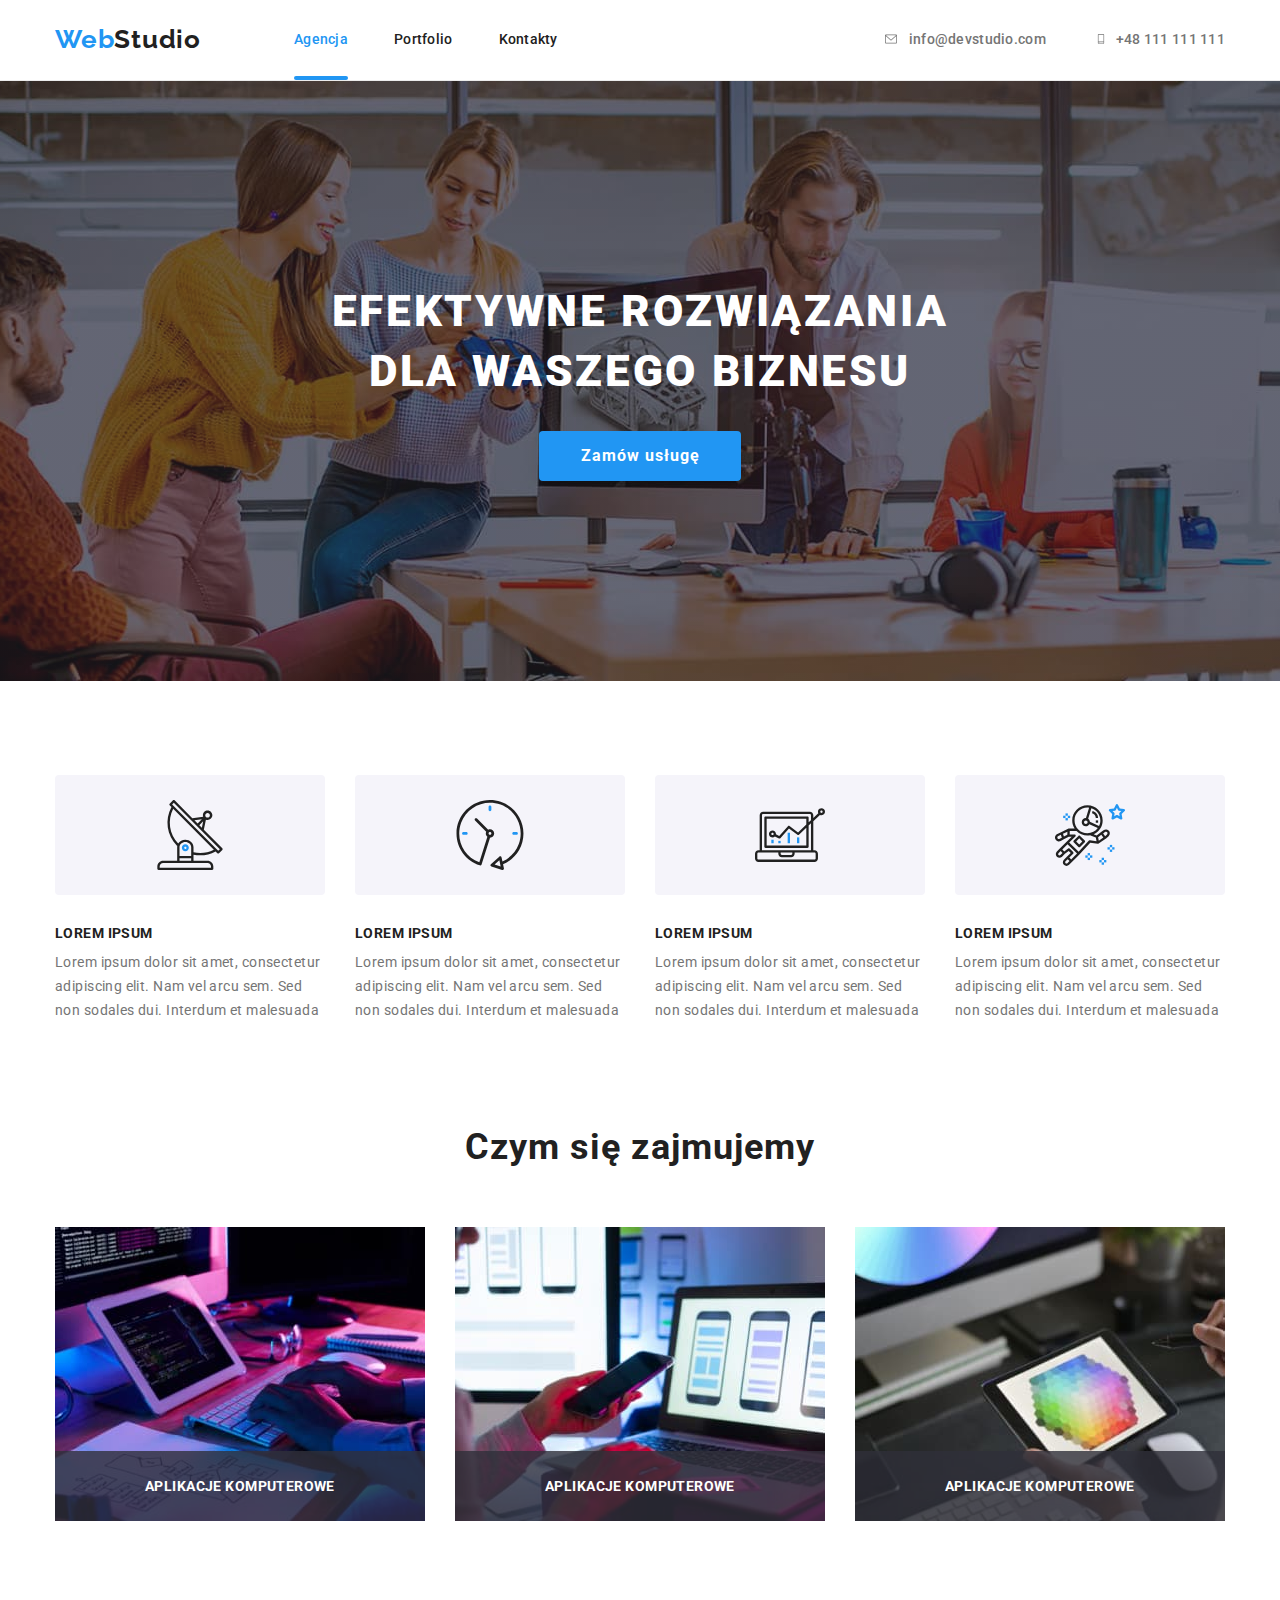
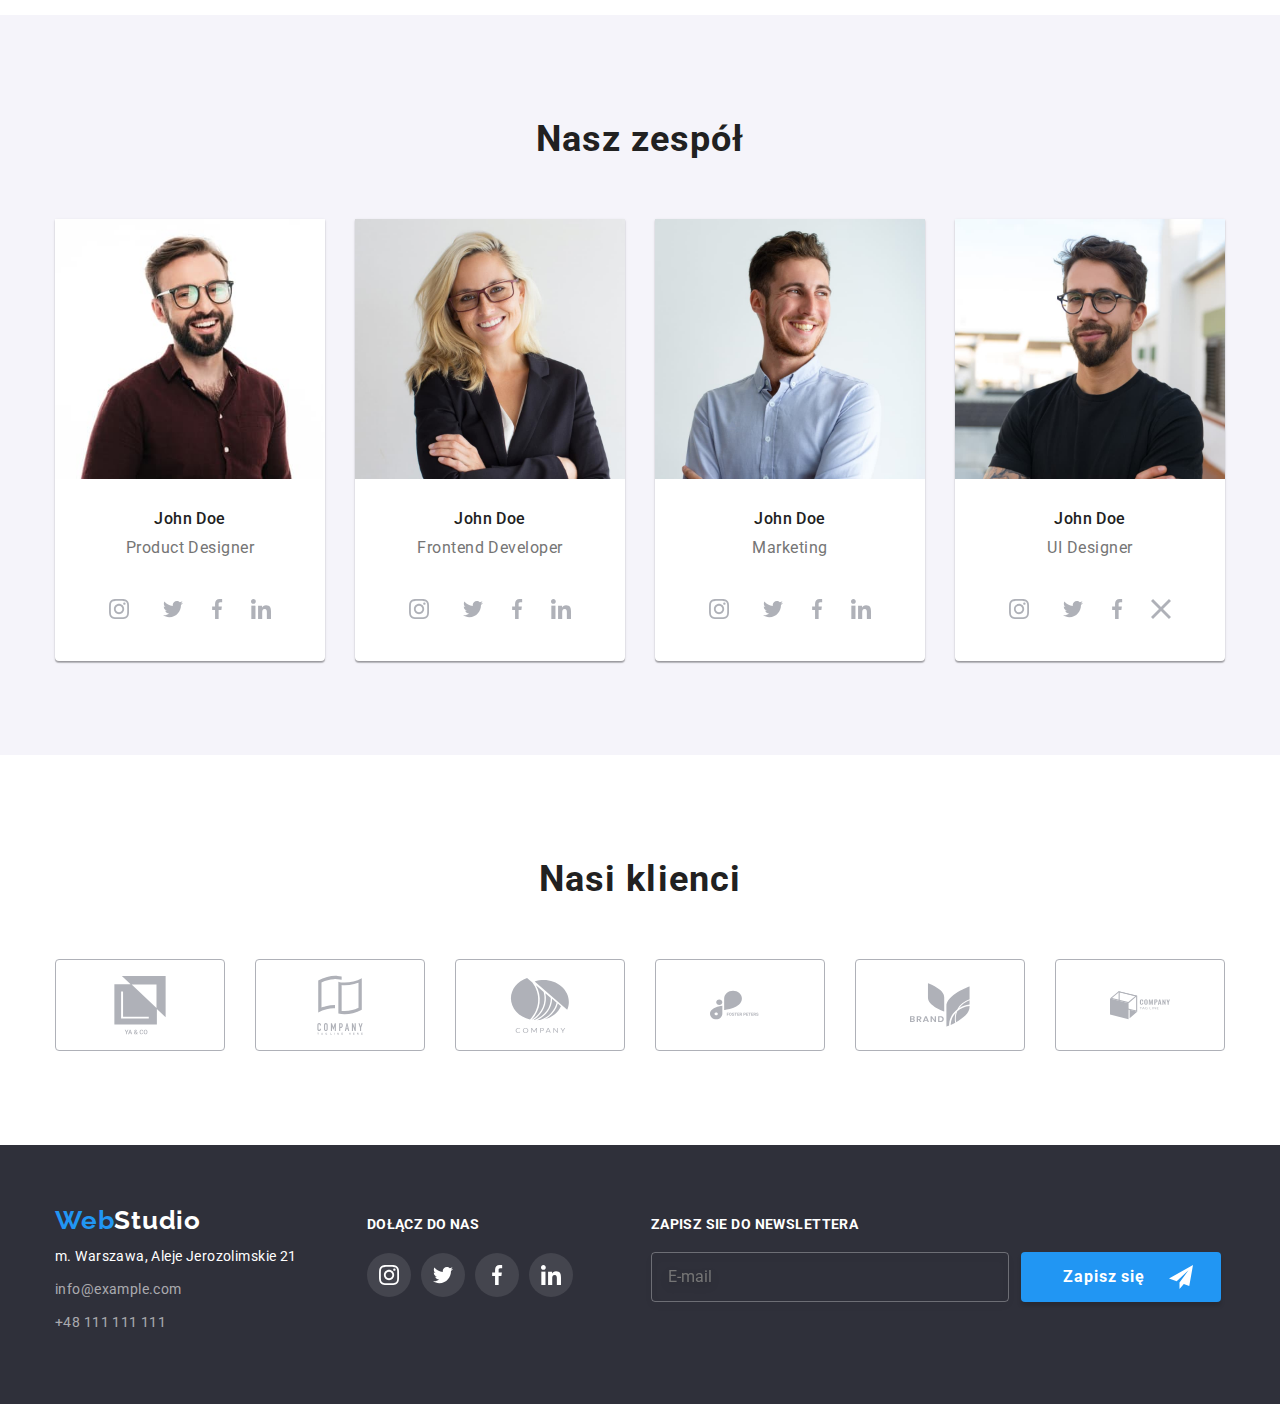
<file: index.html>
<!DOCTYPE html>
<html lang="en">
  <head>
    <meta charset="UTF-8" />
    <meta http-equiv="X-UA-Compatible" content="IE=edge" />
    <meta name="viewport" content="width=device-width, initial-scale=1.0" />
    <link
      rel="stylesheet"
      href="https://cdnjs.cloudflare.com/ajax/libs/modern-normalize/1.0.0/modern-normalize.min.css"
    />
    <link rel="stylesheet" href="css/styles.css" />
    <link rel="preconnect" href="https://fonts.googleapis.com" />
    <link rel="preconnect" href="https://fonts.gstatic.com" crossorigin />
    <link
      href="https://fonts.googleapis.com/css2?family=Raleway:wght@700&family=Roboto:wght@400;500;700;900&display=swap"
      rel="stylesheet"
    />
    <title>WebStudio</title>
  </head>
  <body>
    <header class="header">
      <div class="container">
        <nav class="navigation">
          <a class="navigation-logo" href="index.html"
            ><span class="logo-blue-theme">Web</span><span class="logo-light-theme">Studio</span></a
          >
          <ul class="navigation-list list">
            <li class="navigation-list-item">
              <a class="navigation-list-link active" href="./index.html"
                ><span class="navigation-list-link-active">Agencja</span></a
              >
            </li>
            <li class="navigation-list-item">
              <a class="navigation-list-link" href="./portfolio.html">Portfolio</a>
            </li>
            <li class="navigation-list-item">
              <a class="navigation-list-link" href="#">Kontakty</a>
            </li>
          </ul>
        </nav>
        <ul class="address-list list">
          <li class="address-list-icon">
            <a class="address-list-link link" href="mailto:info@devstudio.com">
              <svg class="address-icon" width="16" height="12">
                <use href="./images/svg/icon.svg#icon-envelope"></use>
              </svg>
              info@devstudio.com</a
            >
          </li>
          <li class="address-list-item">
            <a class="address-list-link link" href="tel:+48111111111">
              <svg class="address-icon" width="10" height="16">
                <use href="./images/svg/icon.svg#icon-smartphone"></use>
              </svg>
              +48 111 111 111</a
            >
          </li>
        </ul>
      </div>
    </header>
    <main>
      <!-- Hero -->
      <section class="hero">
        <div class="container">
          <h1 class="hero-header">EFEKTYWNE ROZWIĄZANIA DLA WASZEGO BIZNESU</h1>
          <button class="modal-btn" type="button" data-modal-open>Zamów usługę</button>
        </div>
      </section>
      <!-- Our strengths -->

      <section class="our-strengths section">
        <div class="container">
          <ul class="our-strengths-list list">
            <li class="our-strengths-list-item">
              <div class="our-strengths-icon-bg">
                <svg class="our-strengths-icon" width="70">
                  <use href="./images/svg/icon.svg#icon-antenna"></use>
                </svg>
              </div>
              <h3 class="our-strengths-header">LOREM IPSUM</h3>
              <p class="our-strengths-text">
                Lorem ipsum dolor sit amet, consectetur adipiscing elit. Nam vel arcu sem. Sed non
                sodales dui. Interdum et malesuada
              </p>
            </li>
            <li class="our-strengths-list-item">
              <div class="our-strengths-icon-bg">
                <svg class="our-strengths-icon" width="70">
                  <use href="./images/svg/icon.svg#icon-clock"></use>
                </svg>
              </div>
              <h3 class="our-strengths-header">LOREM IPSUM</h3>
              <p class="our-strengths-text">
                Lorem ipsum dolor sit amet, consectetur adipiscing elit. Nam vel arcu sem. Sed non
                sodales dui. Interdum et malesuada
              </p>
            </li>
            <li class="our-strengths-list-item">
              <div class="our-strengths-icon-bg">
                <svg class="our-strengths-icon" width="70">
                  <use href="./images/svg/icon.svg#icon-diagram"></use>
                </svg>
              </div>
              <h3 class="our-strengths-header">LOREM IPSUM</h3>
              <p class="our-strengths-text">
                Lorem ipsum dolor sit amet, consectetur adipiscing elit. Nam vel arcu sem. Sed non
                sodales dui. Interdum et malesuada
              </p>
            </li>
            <li class="our-strengths-list-item">
              <div class="our-strengths-icon-bg">
                <svg class="our-strengths-icon" width="70">
                  <use href="./images/svg/icon.svg#icon-astronaut"></use>
                </svg>
              </div>
              <h3 class="our-strengths-header">LOREM IPSUM</h3>
              <p class="our-strengths-text">
                Lorem ipsum dolor sit amet, consectetur adipiscing elit. Nam vel arcu sem. Sed non
                sodales dui. Interdum et malesuada
              </p>
            </li>
          </ul>
        </div>
      </section>
      <!-- Work -->
      <section class="work section">
        <div class="container">
          <h2 class="secondary-header">Czym się zajmujemy</h2>
          <ul class="work-list list">
            <li class="work-list-item">
              <img
                class="work-list-photo"
                src="./images/work/work_1.jpg"
                alt="programing"
                width="370"
                height="294"
              />
              <div class="work-list-text">aplikacje komputerowe</div>
            </li>
            <li class="work-list-item">
              <img
                class="work-list-photo"
                src="./images/work/work_2.jpg"
                alt="mobile application"
                width="370"
                height="294"
              />
              <div class="work-list-text">aplikacje komputerowe</div>
            </li>
            <li class="work-list-item">
              <img
                class="work-list-photo"
                src="./images/work/work_3.jpg"
                alt="color choice"
                width="370"
                height="294"
              />
              <div class="work-list-text">aplikacje komputerowe</div>
            </li>
          </ul>
        </div>
      </section>
      <!-- Our team-->
      <section class="our-team section">
        <div class="container">
          <h2 class="secondary-header">Nasz zespół</h2>
          <ul class="our-team-list list">
            <li class="our-team-list-item">
              <img
                class="our-team-list-photo"
                src="./images/team/John_Doe_1.jpg"
                alt="John Doe 1 photo"
                width="270"
                height="260"
              />
              <div>
                <h3 class="our-team-name">John Doe</h3>
                <p class="our-team-job">Product Designer</p>
                <ul class="our-social-list list">
                  <li class="our-social-item">
                    <a href="#" class="our-social-link">
                      <svg class="our-social-icon" width="20" height="20">
                        <use href="./images/svg/icon.svg#icon-instagram"></use>
                      </svg>
                    </a>
                  </li>
                  <li class="our-social-link">
                    <a href="#" class="our-social-link">
                      <svg class="our-social-icon" width="20" height="20">
                        <use href="./images/svg/icon.svg#icon-twitter"></use>
                      </svg>
                    </a>
                  </li>
                  <li class="our-social-link">
                    <a href="#" class="our-social-link">
                      <svg class="our-social-icon" width="20" height="20">
                        <use href="./images/svg/icon.svg#icon-facebook"></use>
                      </svg>
                    </a>
                  </li>
                  <li class="our-social-link">
                    <a href="#" class="our-social-link">
                      <svg class="our-social-icon" width="20" height="20">
                        <use href="./images/svg/icon.svg#icon-linkedin"></use>
                      </svg>
                    </a>
                  </li>
                </ul>
              </div>
            </li>
            <li class="our-team-list-item">
              <img
                class="our-team-list-photo"
                src="./images/team/John_Doe_2.jpg"
                alt="John Doe 2 photo"
                width="270"
                height="260"
              />
              <div>
                <h3 class="our-team-name">John Doe</h3>
                <p class="our-team-job">Frontend Developer</p>
                <ul class="our-social-list list">
                  <li class="our-social-item">
                    <a href="#" class="our-social-link">
                      <svg class="our-social-icon" width="20">
                        <use href="./images/svg/icon.svg#icon-instagram"></use>
                      </svg>
                    </a>
                  </li>
                  <li class="our-social-link">
                    <a href="#" class="our-social-link">
                      <svg class="our-social-icon" width="20">
                        <use href="./images/svg/icon.svg#icon-twitter"></use>
                      </svg>
                    </a>
                  </li>
                  <li class="our-social-link">
                    <a href="#" class="our-social-link">
                      <svg class="our-social-icon" width="20">
                        <use href="./images/svg/icon.svg#icon-facebook"></use>
                      </svg>
                    </a>
                  </li>
                  <li class="our-social-link">
                    <a href="#" class="our-social-link">
                      <svg class="our-social-icon" width="20">
                        <use href="./images/svg/icon.svg#icon-linkedin"></use>
                      </svg>
                    </a>
                  </li>
                </ul>
              </div>
            </li>
            <li class="our-team-list-item">
              <img
                class="our-team-list-photo"
                src="./images/team/John_Doe_3.jpg"
                alt="John Doe 3 photo"
                width="270"
                height="260"
              />
              <div>
                <h3 class="our-team-name">John Doe</h3>
                <p class="our-team-job">Marketing</p>
                <ul class="our-social-list list">
                  <li class="our-social-item">
                    <a href="#" class="our-social-link">
                      <svg class="our-social-icon" width="20">
                        <use href="./images/svg/icon.svg#icon-instagram"></use>
                      </svg>
                    </a>
                  </li>
                  <li class="our-social-link">
                    <a href="#" class="our-social-link">
                      <svg class="our-social-icon" width="20">
                        <use href="./images/svg/icon.svg#icon-twitter"></use>
                      </svg>
                    </a>
                  </li>
                  <li class="our-social-link">
                    <a href="#" class="our-social-link">
                      <svg class="our-social-icon" width="20">
                        <use href="./images/svg/icon.svg#icon-facebook"></use>
                      </svg>
                    </a>
                  </li>
                  <li class="our-social-link">
                    <a href="#" class="our-social-link">
                      <svg class="our-social-icon" width="20">
                        <use href="./images/svg/icon.svg#icon-linkedin"></use>
                      </svg>
                    </a>
                  </li>
                </ul>
              </div>
            </li>
            <li class="our-team-list-item">
              <img
                class="our-team-list-photo"
                src="./images/team/John_Doe_4.jpg"
                alt="John Doe 4 photo"
                width="270"
                height="260"
              />
              <div>
                <h3 class="our-team-name">John Doe</h3>
                <p class="our-team-job">UI Designer</p>
                <ul class="our-social-list list">
                  <li class="our-social-item">
                    <a href="#" class="our-social-link">
                      <svg class="our-social-icon" width="20">
                        <use href="./images/svg/icon.svg#icon-instagram"></use>
                      </svg>
                    </a>
                  </li>
                  <li class="our-social-link">
                    <a href="#" class="our-social-link">
                      <svg class="our-social-icon" width="20">
                        <use href="./images/svg/icon.svg#icon-twitter"></use>
                      </svg>
                    </a>
                  </li>
                  <li class="our-social-link">
                    <a href="#" class="our-social-link">
                      <svg class="our-social-icon" width="20">
                        <use href="./images/svg/icon.svg#icon-facebook"></use>
                      </svg>
                    </a>
                  </li>
                  <li class="our-social-link">
                    <a href="#" class="our-social-link">
                      <svg class="our-social-icon" width="20">
                        <use href="./images/svg/icon.svg#icon-close"></use>
                      </svg>
                    </a>
                  </li>
                </ul>
              </div>
            </li>
          </ul>
        </div>
      </section>
    </main>
    <!-- Our customers  -->

    <section class="our-customer section">
      <div class="container">
        <h2 class="secondary-header">Nasi klienci</h2>
        <ul class="our-customer-list list">
          <li class="our-customer-list-item">
            <a class="our-customer-list-link">
              <svg class="our-customer-icon" width="106" height="60">
                <use href="./images/svg/icon.svg#icon-group_1"></use>
              </svg>
            </a>
          </li>
          <li class="our-customer-list-item">
            <a class="our-customer-list-link">
              <svg class="our-customer-icon" width="106" height="60">
                <use href="./images/svg/icon.svg#icon-group_2"></use>
              </svg>
            </a>
          </li>
          <li class="our-customer-list-item">
            <a class="our-customer-list-link">
              <svg class="our-customer-icon" width="106" height="60">
                <use href="./images/svg/icon.svg#icon-group_3"></use>
              </svg>
            </a>
          </li>
          <li class="our-customer-list-item">
            <a class="our-customer-list-link">
              <svg class="our-customer-icon" width="106" height="60">
                <use href="./images/svg/icon.svg#icon-group_4"></use>
              </svg>
            </a>
          </li>
          <li class="our-customer-list-item">
            <a class="our-customer-list-link">
              <svg class="our-customer-icon" width="106" height="60">
                <use href="./images/svg/icon.svg#icon-group_5"></use>
              </svg>
            </a>
          </li>
          <li class="our-customer-list-item">
            <a class="our-customer-list-link">
              <svg class="our-customer-icon" width="106" height="60">
                <use href="./images/svg/icon.svg#icon-group_6"></use>
              </svg>
            </a>
          </li>
        </ul>
      </div>
    </section>

    <!-- Footer -->
    <footer class="footer">
      <div class="container">
        <div class="footer-web">
          <a class="navigation-logo" href="index.html"
            ><span class="logo-blue-theme">Web</span><span class="logo-dark-theme">Studio</span></a
          >
          <address class="footer-address">
            <ul class="footer-address-list list">
              <li class="footer-address-list-item">
                <a
                  class="footer-address-list-map"
                  href="https://goo.gl/maps/gkjf9qV8hJjLytW16"
                  target="_blank"
                  >m. Warszawa, Aleje Jerozolimskie 21
                </a>
              </li>
              <li class="footer-address-list-item">
                <a class="footer-address-list-link" href="mailto:info@example.com"
                  >info@example.com</a
                >
              </li>
              <li class="footer-address-list-item">
                <a class="footer-address-list-link" href="tel:+48111111111">+48 111 111 111</a>
              </li>
            </ul>
          </address>
        </div>
        <!-- Social -->
        <div class="footer-social">
          <h3 class="social-header">dołącz do nas</h3>
          <ul class="social-list list">
            <li class="social-list-item">
              <a href="#" class="social-list-link">
                <svg class="social-icon" width="20" height="20">
                  <use href="./images/svg/icon.svg#icon-instagram"></use>
                </svg>
              </a>
            </li>
            <li class="social-list-item">
              <a href="#" class="social-list-link">
                <svg class="social-icon" width="20" height="20">
                  <use href="./images/svg/icon.svg#icon-twitter"></use>
                </svg>
              </a>
            </li>
            <li class="social-list-item">
              <a href="#" class="social-list-link">
                <svg class="social-icon" width="20" height="20">
                  <use href="./images/svg/icon.svg#icon-facebook"></use>
                </svg>
              </a>
            </li>
            <li class="social-list-item">
              <a href="#" class="social-list-link">
                <svg class="social-icon" width="20" height="20">
                  <use href="./images/svg/icon.svg#icon-linkedin"></use>
                </svg>
              </a>
            </li>
          </ul>
        </div>
        <!-- Newsletter -->
        <div class="footer-newsletter-container">
          <h3 class="footer-header">Zapisz sie do newslettera</h3>
          <form class="footer-header-form">
            <label class="footer-newsletter">
              <input class="footer-newsletter-email" type="email" name="email" placeholder="E-mail">
            </label>
            <button class="newsletter-btn" type="submit">
              Zapisz się
              <svg class="newsletter-btn-icon" width="24" height="24">
                <use href="./images/svg/icon.svg#icon-send"></use>
              </svg>
            </button>
          </form>
        </div>
      </div>
    </footer>

    <div class="backdrop is-hidden" data-modal>
      <div class="modal">
        <button type="button" class="close-btn" data-modal-close>
          <svg class="close-btn-icon" width="11" height="11">
            <use href="./images/svg/icon.svg#icon-close"></use>
          </svg>
        </button>
        <h4 class="modal-form-header">Zostaw swoje dane w formularzu poniżej</h4>
        <form class="modal-form">
          <label class="modal-form-field"
            >Imię
            <span class="modal-form-input-wrapper">
              <input class="modal-form-input" type="text" name="user-name" />
              <svg class="modal-form-icon" width="12" height="12">
                <use href="./images/svg/icon.svg#icon-name"></use>
              </svg>
            </span>
          </label>
          <label class="modal-form-field"
            >Telefon
            <span class="modal-form-input-wrapper">
              <input class="modal-form-input" type="phone" name="user-phone" />
              <svg class="modal-form-icon" width="13" height="13">
                <use href="./images/svg/icon.svg#icon-phone"></use>
              </svg>
            </span>
          </label>
          <label class="modal-form-field"
            >Email
            <span class="modal-form-input-wrapper">
              <input class="modal-form-input" type="email" name="user-email" />
              <svg class="modal-form-icon" width="15" height="12">
                <use href="./images/svg/icon.svg#icon-email"></use>
              </svg>
            </span>
          </label>
          <label class="modal-form-field"
            >Komentarz
            <span class="modal-form-input-wrapper">
              <textarea class="modal-form-message" name="user-comment" cols= "30" rows="10" placeholder="Wprowadź tekst"></textarea>
            </span>
          </label>
          <input class="modal-form-policy visually-hiden" type="checkbox" id="user-policy" name="policy" />
          <label class="modal-form-policy-text" for="user-policy"
            >Oświadczam iż akceptuję <a href="#" class="modal-form-policy-link">Regulamin</a> i
            <a href="#" class="modal-form-policy-link">Politykę Prywatności.</a>
          </label>
          <button class="modal-form-btn" type="submit">Wyślij</button>
        </form>
      </div>
    </div>
    <script src="./js/modal.js"></script>
  </body>
</html>

  </body>
</html>
</file>
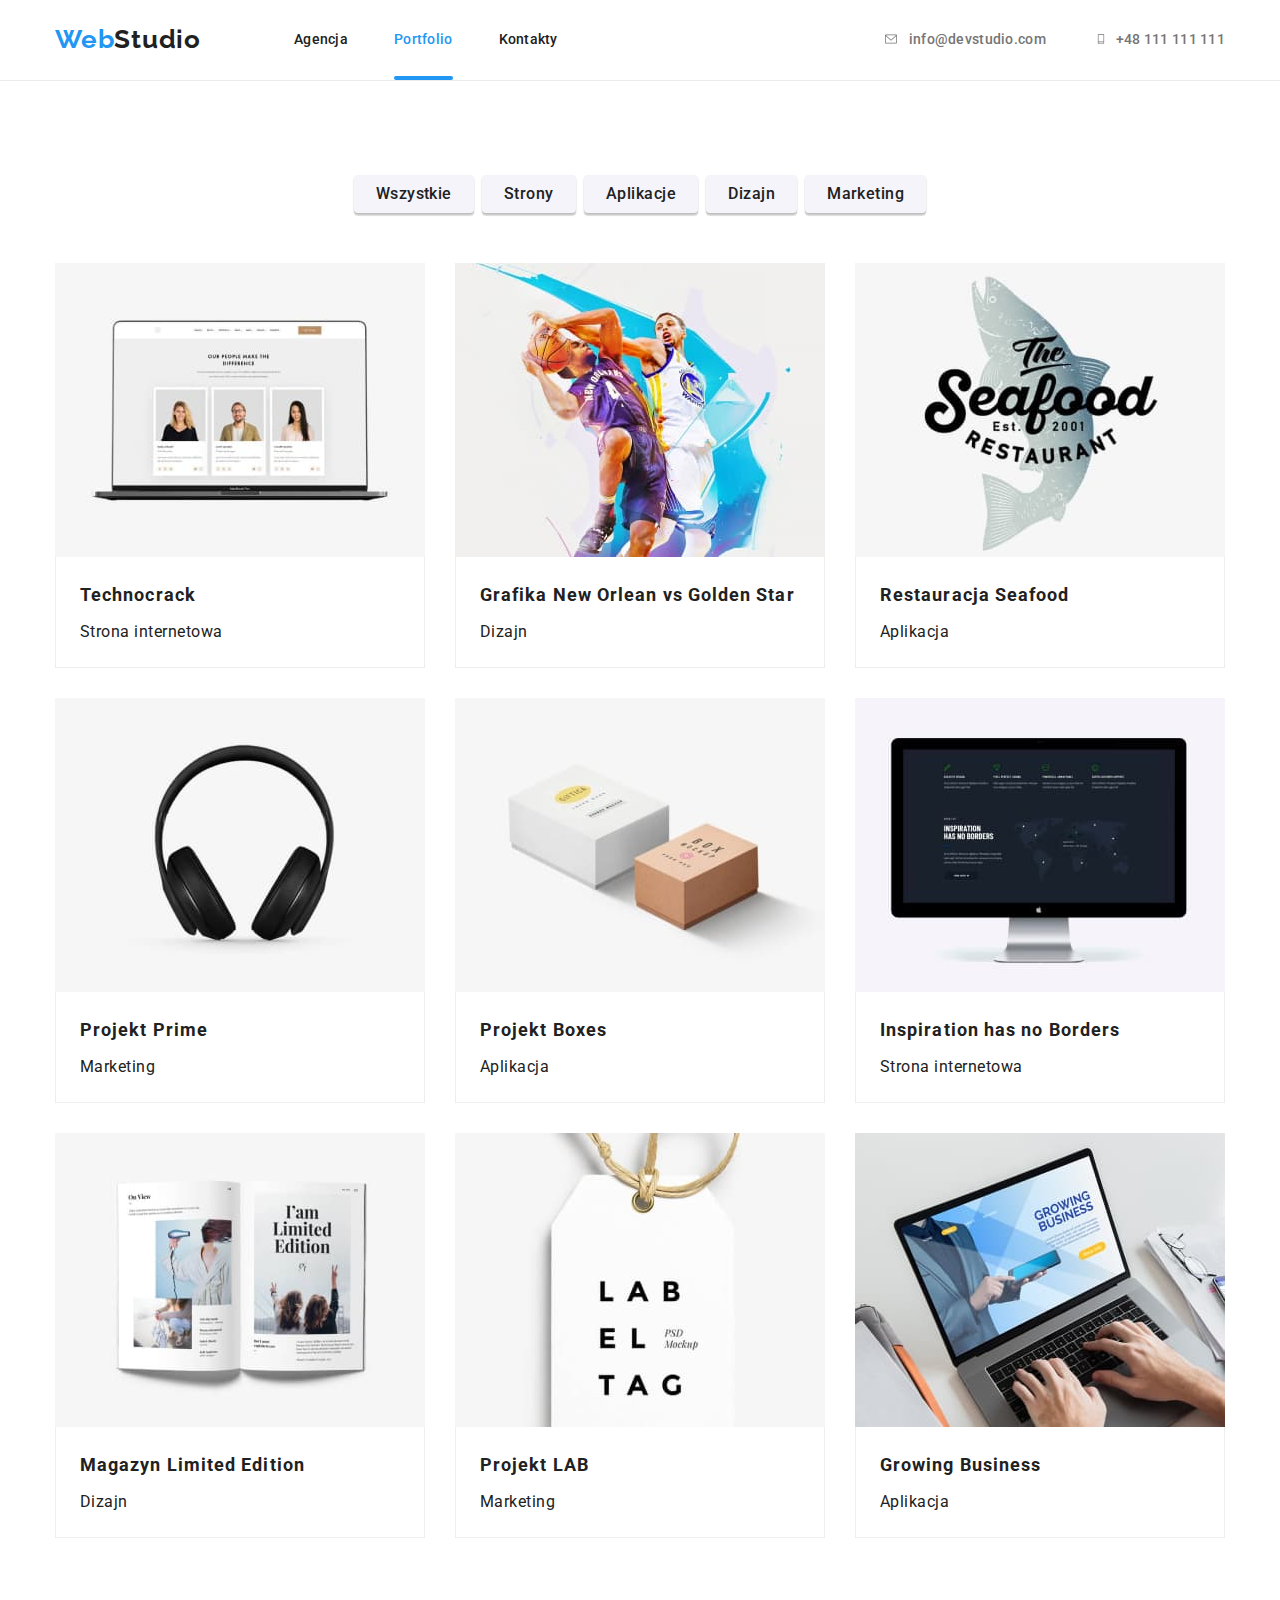
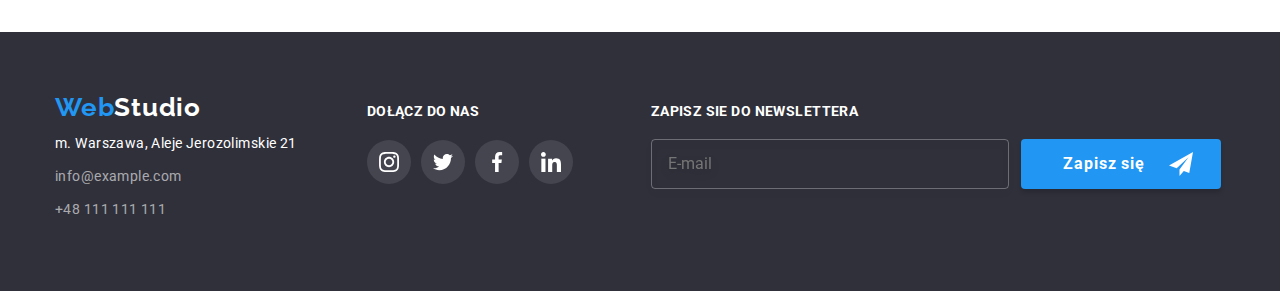
<file: portfolio.html>
<!DOCTYPE html>
<html lang="en">
  <head>
    <meta charset="UTF-8" />
    <meta http-equiv="X-UA-Compatible" content="IE=edge" />
    <meta name="viewport" content="width=device-width, initial-scale=1.0" />
    <link
      rel="stylesheet"
      href="https://cdnjs.cloudflare.com/ajax/libs/modern-normalize/1.0.0/modern-normalize.min.css"
    />
    <link rel="stylesheet" href="css/styles.css" />
    <link rel="preconnect" href="https://fonts.googleapis.com" />
    <link rel="preconnect" href="https://fonts.gstatic.com" crossorigin />
    <link
      href="https://fonts.googleapis.com/css2?family=Raleway:wght@700&family=Roboto:wght@400;500;700;900&display=swap"
      rel="stylesheet"
    />
    <title>Portfolio</title>
  </head>
  <body>
    <header class="header">
      <div class="container">
        <nav class="navigation">
          <a class="navigation-logo" href="index.html"
            ><span class="logo-blue-theme">Web</span><span class="logo-light-theme">Studio</span></a
          >
          <ul class="navigation-list list">
            <li class="navigation-list-item">
              <a class="navigation-list-link" href="./index.html"><span>Agencja</span></a>
            </li>
            <li class="navigation-list-item">
              <a class="navigation-list-link active" href="./portfolio.html"
                ><span class="navigation-list-link-active">Portfolio</span></a
              >
            </li>
            <li class="navigation-list-item">
              <a class="navigation-list-link" href="#">Kontakty</a>
            </li>
          </ul>
        </nav>
        <ul class="address-list list">
          <li class="address-list-icon">
            <a class="address-list-link link" href="mailto:info@devstudio.com">
              <svg class="address-icon" width="16" height="12">
                <use href="./images/svg/icon.svg#icon-envelope"></use>
              </svg>
              info@devstudio.com</a
            >
          </li>
          <li class="address-list-item">
            <a class="address-list-link link" href="tel:+48111111111">
              <svg class="address-icon" width="10" height="16">
                <use href="./images/svg/icon.svg#icon-smartphone"></use>
              </svg>
              +48 111 111 111</a
            >
          </li>
        </ul>
      </div>
    </header>

    <main>
      <!-- filters -->
      <section class="porfolio-filters section">
        <div class="filters-view container">
          <ul class="filters-list list">
            <li class="filters-list-item">
              <button class="filters-list-button" type="button">Wszystkie</button>
            </li>
            <li class="filters-list-item">
              <button class="filters-list-button" type="button">Strony</button>
            </li>
            <li class="filters-list-item">
              <button class="filters-list-button" type="button">Aplikacje</button>
            </li>
            <li class="filters-list-item">
              <button class="filters-list-button" type="button">Dizajn</button>
            </li>
            <li class="filters-list-item">
              <button class="filters-list-button" type="button">Marketing</button>
            </li>
          </ul>
        </div>
        <!-- project -->
        <div class="project">
          <div class="container">
            <ul class="project-list list">
              <li class="project-list-item">
                <img
                  class="project-list-photo"
                  src="./images/portfolio/technocrack.jpg"
                  alt="laptop"
                  width="370"
                  height="294"
                />
                <div class="overlay">
                  <p class="overlay-text">
                    Technocrack jest popularną platformą wykorzystywaną do rozpowszechniania
                    koronawirusa. Firmy wykorzystują tę platformę do celów szpiegowskich i ataków na
                    niezabezpieczone serwery konkurencji
                  </p>
                </div>
                <div class="project-list-wraper">
                  <h3 class="project-list-name">Technocrack</h3>
                  <p class="project-list-title">Strona internetowa</p>
                </div>
              </li>
              <li class="project-list-item">
                <img
                  class="project-list-photo"
                  src="./images/portfolio/neworleanvsgoldenstar.jpg"
                  alt="basketball players"
                  width="370"
                  height="294"
                />
                <div class="overlay">
                  <p class="overlay-text">
                    Technocrack jest popularną platformą wykorzystywaną do rozpowszechniania
                    koronawirusa. Firmy wykorzystują tę platformę do celów szpiegowskich i ataków na
                    niezabezpieczone serwery konkurencji
                  </p>
                </div>
                <div class="project-list-wraper">
                  <h3 class="project-list-name">Grafika New Orlean vs Golden Star</h3>
                  <p class="project-list-title">Dizajn</p>
                </div>
              </li>
              <li class="project-list-item">
                <img
                  class="project-list-photo"
                  src="./images/portfolio/seafood.jpg"
                  alt="fish"
                  width="370"
                  height="294"
                />
                <div class="overlay">
                  <p class="overlay-text">
                    Technocrack jest popularną platformą wykorzystywaną do rozpowszechniania
                    koronawirusa. Firmy wykorzystują tę platformę do celów szpiegowskich i ataków na
                    niezabezpieczone serwery konkurencji
                  </p>
                </div>
                <div class="project-list-wraper">
                  <h3 class="project-list-name">Restauracja Seafood</h3>
                  <p class="project-list-title">Aplikacja</p>
                </div>
              </li>
              <li class="project-list-item">
                <img
                  class="project-list-photo"
                  src="./images/portfolio/prime.jpg"
                  alt="headphones"
                  width="370"
                  height="294"
                />
                <div class="overlay">
                  <p class="overlay-text">
                    Technocrack jest popularną platformą wykorzystywaną do rozpowszechniania
                    koronawirusa. Firmy wykorzystują tę platformę do celów szpiegowskich i ataków na
                    niezabezpieczone serwery konkurencji
                  </p>
                </div>
                <div class="project-list-wraper">
                  <h3 class="project-list-name">Projekt Prime</h3>
                  <p class="project-list-title">Marketing</p>
                </div>
              </li>
              <li class="project-list-item">
                <img
                  class="project-list-photo"
                  src="./images/portfolio/boxes.jpg"
                  alt="boxes"
                  width="370"
                  height="294"
                />
                <div class="overlay">
                  <p class="overlay-text">
                    Technocrack jest popularną platformą wykorzystywaną do rozpowszechniania
                    koronawirusa. Firmy wykorzystują tę platformę do celów szpiegowskich i ataków na
                    niezabezpieczone serwery konkurencji
                  </p>
                </div>
                <div class="project-list-wraper">
                  <h3 class="project-list-name">Projekt Boxes</h3>
                  <p class="project-list-title">Aplikacja</p>
                </div>
              </li>
              <li class="project-list-item">
                <img
                  class="project-list-photo"
                  src="./images/portfolio/borders.jpg"
                  alt="monitor"
                  width="370"
                  height="294"
                />
                <div class="overlay">
                  <p class="overlay-text">
                    Technocrack jest popularną platformą wykorzystywaną do rozpowszechniania
                    koronawirusa. Firmy wykorzystują tę platformę do celów szpiegowskich i ataków na
                    niezabezpieczone serwery konkurencji
                  </p>
                </div>
                <div class="project-list-wraper">
                  <h3 class="project-list-name">Inspiration has no Borders</h3>
                  <p class="project-list-title">Strona internetowa</p>
                </div>
              </li>
              <li class="project-list-item">
                <img
                  class="project-list-photo"
                  src="./images/portfolio/magazyn.jpg"
                  alt="magazyn"
                  width="370"
                  height="294"
                />
                <div class="overlay">
                  <p class="overlay-text">
                    Technocrack jest popularną platformą wykorzystywaną do rozpowszechniania
                    koronawirusa. Firmy wykorzystują tę platformę do celów szpiegowskich i ataków na
                    niezabezpieczone serwery konkurencji
                  </p>
                </div>
                <div class="project-list-wraper">
                  <h3 class="project-list-name">Magazyn Limited Edition</h3>
                  <p class="project-list-title">Dizajn</p>
                </div>
              </li>
              <li class="project-list-item">
                <img
                  class="project-list-photo"
                  src="./images/portfolio/lab.jpg"
                  alt="label"
                  width="370"
                  height="294"
                />
                <div class="overlay">
                  <p class="overlay-text">
                    Technocrack jest popularną platformą wykorzystywaną do rozpowszechniania
                    koronawirusa. Firmy wykorzystują tę platformę do celów szpiegowskich i ataków na
                    niezabezpieczone serwery konkurencji
                  </p>
                </div>
                <div class="project-list-wraper">
                  <h3 class="project-list-name">Projekt LAB</h3>
                  <p class="project-list-title">Marketing</p>
                </div>
              </li>
              <li class="project-list-item">
                <img
                  class="project-list-photo"
                  src="./images/portfolio/growing.jpg"
                  alt="computer"
                  width="370"
                  height="294"
                />
                <div class="overlay">
                  <p class="overlay-text">
                    Technocrack jest popularną platformą wykorzystywaną do rozpowszechniania
                    koronawirusa. Firmy wykorzystują tę platformę do celów szpiegowskich i ataków na
                    niezabezpieczone serwery konkurencji
                  </p>
                </div>
                <div class="project-list-wraper">
                  <h3 class="project-list-name">Growing Business</h3>
                  <p class="project-list-title">Aplikacja</p>
                </div>
              </li>
            </ul>
          </div>
        </div>
      </section>
    </main>
    <!-- Footer -->
    <footer class="footer">
      <div class="container">
        <div class="footer-web">
          <a class="navigation-logo" href="index.html"
            ><span class="logo-blue-theme">Web</span><span class="logo-dark-theme">Studio</span></a
          >
          <address class="footer-address">
            <ul class="footer-address-list list">
              <li class="footer-address-list-item">
                <a
                  class="footer-address-list-map"
                  href="https://goo.gl/maps/gkjf9qV8hJjLytW16"
                  target="_blank"
                  >m. Warszawa, Aleje Jerozolimskie 21
                </a>
              </li>
              <li class="footer-address-list-item">
                <a class="footer-address-list-link" href="mailto:info@example.com"
                  >info@example.com</a
                >
              </li>
              <li class="footer-address-list-item">
                <a class="footer-address-list-link" href="tel:+48111111111">+48 111 111 111</a>
              </li>
            </ul>
          </address>
        </div>
        <!-- Social -->
        <div class="footer-social">
          <h3 class="social-header">dołącz do nas</h3>
          <ul class="social-list list">
            <li class="social-list-item">
              <a href="#" class="social-list-link">
                <svg class="social-icon" width="20" height="20">
                  <use href="./images/svg/icon.svg#icon-instagram"></use>
                </svg>
              </a>
            </li>
            <li class="social-list-item">
              <a href="#" class="social-list-link">
                <svg class="social-icon" width="20" height="20">
                  <use href="./images/svg/icon.svg#icon-twitter"></use>
                </svg>
              </a>
            </li>
            <li class="social-list-item">
              <a href="#" class="social-list-link">
                <svg class="social-icon" width="20" height="20">
                  <use href="./images/svg/icon.svg#icon-facebook"></use>
                </svg>
              </a>
            </li>
            <li class="social-list-item">
              <a href="#" class="social-list-link">
                <svg class="social-icon" width="20" height="20">
                  <use href="./images/svg/icon.svg#icon-linkedin"></use>
                </svg>
              </a>
            </li>
          </ul>
        </div>
        <!-- Newsletter -->
        <div class="footer-newsletter-container">
          <h3 class="footer-header">Zapisz sie do newslettera</h3>
          <form class="footer-header-form">
            <label class="footer-newsletter">
              <input
                class="footer-newsletter-email"
                type="email"
                name="email"
                placeholder="E-mail"
              />
            </label>
            <button class="newsletter-btn" type="submit">
              Zapisz się
              <svg class="newsletter-btn-icon" width="24" height="24">
                <use href="./images/svg/icon.svg#icon-send"></use>
              </svg>
            </button>
          </form>
        </div>
      </div>
    </footer>
  </body>
</html>
</file>
<file: css/styles.css>
:root {
  --main-font: "Roboto", sans-serif;
  --secondary-font: "Raleway", sans-serif;
  --main-color: #212121;
  --blue-color: #2196f3;
  --white-color: #ffffff;
  --grey-color: #757575;
  --main-bgc: #e5e5e5;
  --second-bgc: #eeeeee;
  --white-bgc: #ffffff;
  --dark-bgc: #2f303a;
  --grey-bgc: #f5f4fa;
  --icon-color: #afb1b8;
}

body {
  font-family: var(--main-font), "Raleway", sans-serif;
  color: var(--main-color);
}

h1,
h2,
h3,
h4,
h5,
h6 {
  margin: 0;
  padding: 0;
}

ol,
ul {
  margin: 0;
  padding: 0;
}

p {
  margin: 0;
  padding: 0;
}

img {
  display: block;
}

.list {
  list-style: none;
}

.link {
  list-style: none;
}

.header {
  border-bottom: 1px solid #ececec;
}

.container {
  width: 1200px;
  margin: 0 auto;
  padding: 0 15px;
  align-items: center;
}

.section {
  padding-top: 94px;
}

.section:not(.our-strengths) {
  padding-bottom: 94px;
}
/* ========== COMPONENTS ========== */

.navigation-list-link,
.address-list-link {
  font-weight: 500;
  font-style: normal;
  font-size: 14px;
  line-height: 1.143;
  letter-spacing: 0.02em;
  text-decoration: none;
}

.our-team-name,
.our-team-job {
  font-size: 16px;
  line-height: 1.187;
  text-align: center;
  letter-spacing: 0.03em;
}

.footer-address-list-map,
.footer-address-list-link {
  font-size: 14px;
  line-height: 1.714;
  letter-spacing: 0.03em;
  text-decoration: none;
  font-style: normal;
}
/* ========== END COMPONENTS ========== */

/* ========== HEADER ========== */
.navigation-logo {
  font-family: var(--secondary-font);
  font-weight: 700;
  font-size: 26px;
  line-height: 1.192;
  letter-spacing: 0.03em;
  text-decoration: none;
}
.logo-blue-theme {
  color: var(--blue-color);
}
.logo-light-theme {
  color: var(--main-color);
}
.logo-dark-theme {
  color: var(--white-color);
}

.navigation-list-link {
  color: var(--main-color);
  transition: color 0.5s cubic-bezier(0.4, 0, 0.2, 1);
}

.address-list-link {
  color: var(--grey-color);
  transition: color 0.5s cubic-bezier(0.4, 0, 0.2, 1);
}

.address-list-icon:hover,
.address-list-icon:focus,
.navigation-list-link:hover,
.navigation-list-link:focus,
.address-list-link:hover,
.address-list-link:focus {
  color: #2196f3;
}

.header .container {
  display: flex;
  padding-top: 24px;
  padding-bottom: 25px;
  align-items: center;
}

.navigation {
  display: flex;
}

.navigation-logo {
  margin-right: 93px;
}

.navigation-list-item {
  position: relative;
}

.navigation-list {
  display: flex;
  align-items: center;
}
.navigation-list-link-active {
  color: var(--blue-color);
}

.navigation-list-item:not(:last-child) {
  margin-right: 46px;
}

.navigation-list-link::after {
  content: "";
  display: block;
  position: absolute;
  top: 46px;
  width: 100%;
  height: 4px;
  background: transparent;
  border-radius: 2px;
}

.navigation-list-link.active::after {
  background-color: var(--blue-color);
}

.address-list {
  display: flex;
  margin-left: auto;
}

.address-list-link {
  display: flex;
  align-items: center;
  margin-left: 50px;
}

.address-icon {
  margin-right: 10px;
  vertical-align: middle;
  fill: currentColor;
}

/* ========== END HEADER ========== */

/* ========== HERO ========== */

.hero .container {
  display: flex;
  flex-direction: column;
  padding-top: 200px;
  padding-bottom: 200px;
}

.hero-header {
  padding-bottom: 30px;
  max-width: 696px;
  font-weight: 900;
  font-size: 44px;
  line-height: 1.364;
  text-align: center;
  letter-spacing: 0.06em;
  text-transform: uppercase;
}
.hero {
  background-color: var(--dark-bgc);
  color: var(--white-color);
  background-image: linear-gradient(rgba(47, 48, 58, 0.4), rgba(47, 48, 58, 0.4)),
    url(../images/head/head.jpg);
  background-repeat: no-repeat;
  background-position: center;
}

.modal-btn {
  padding: 10px 41px 10px 42px;
  font-weight: 700;
  font-size: 16px;
  line-height: 1.875;
  text-align: center;
  letter-spacing: 0.06em;
  background: var(--blue-color);
  box-shadow: 0px 4px 4px rgba(0, 0, 0, 0.15);
  border-radius: 4px;
  border: none;
  color: var(--white-color);
  cursor: pointer;
}
/* ========== END HERO ========== */

/* ========== OUR STRENGTHS ========== */

.our-strengths-list {
  display: flex;
  justify-content: space-between;
}

.our-strengths-list-item {
  max-width: 270px;
  align-items: center;
}
.our-strengths-header {
  font-weight: 700;
  font-size: 14px;
  line-height: 1.143;
  letter-spacing: 0.03em;
  text-transform: uppercase;
}

.our-strengths-text {
  margin-top: 10px;
  font-size: 14px;
  line-height: 1.714;
  letter-spacing: 0.03em;
  color: var(--grey-color);
}

.our-strengths-icon-bg {
  display: flex;
  align-items: center;
  justify-content: center;
  margin-bottom: 30px;
  height: 120px;
  background: var(--grey-bgc);
  border-radius: 4px;
}
/* ========== END OUR STRENGTHS ========== */

/* ========== WORK ========== */

.work-list {
  display: flex;
  justify-content: space-between;
}

.secondary-header {
  padding-bottom: 50px;
  font-weight: 700;
  font-size: 36px;
  line-height: 1.667;
  text-align: center;
  letter-spacing: 0.03em;
}

.work-list-photo:not(:last-child) {
  margin-right: 30px;
}

.work-list-item {
  position: relative;
}

.work-list-text {
  position: absolute;
  display: block;
  top: 224px;
  padding: 27px;
  width: 370px;
  font-weight: 700;
  font-size: 14px;
  line-height: 1.143;
  text-align: center;
  letter-spacing: 0.03em;
  text-transform: uppercase;
  color: var(--white-color);
  background: rgba(47, 48, 58, 0.8);
}

/* ========== END WORK ========== */

/* ========== OUR TEAM ========== */
.our-team .container {
  display: flex;
  flex-direction: column;
}

.our-team-list {
  display: flex;
}

.our-team-list-item {
  display: flex;
  flex-direction: column;
  background-color: var(--white-color);
  box-shadow: 0px 1px 3px rgba(0, 0, 0, 0.12), 0px 1px 1px rgba(0, 0, 0, 0.14),
    0px 2px 1px rgba(0, 0, 0, 0.2);
  border-radius: 0px 0px 4px 4px;
}

.our-team-list-item:not(:last-child) {
  margin-right: 30px;
}

.our-team {
  background-color: var(--grey-bgc);
}

.our-team-name {
  font-weight: 500;
  margin-top: 30px;
  margin-bottom: 10px;
}
.our-team-job {
  color: var(--grey-color);
  margin-bottom: 30px;
}

.our-social-list {
  margin-bottom: 30px;
}

.our-social-list {
  display: flex;
  justify-content: center;
}

.our-social-item:not(:last-child) {
  margin-right: 10px;
}

.our-social-link {
  display: flex;
  justify-content: space-around;
  align-items: center;
  height: 44px;
  width: 44px;
  background-color: var(--white-color);
  fill: var(--icon-color);
  border-radius: 50%;
  transition: background-color 0.5s cubic-bezier(0.4, 0, 0.2, 1),
    fill 0.5s cubic-bezier(0.4, 0, 0.2, 1);
}

.our-social-link:hover,
.our-social-link:focus {
  background-color: var(--blue-color);
  fill: var(--white-color);
}

/* ========== END OUR TEAM ========== */

/* ========== OUR CUSTOMER ========== */

.our-customer-list {
  display: flex;
  justify-content: space-between;
}

.our-customer-list-item:not(:last-child) {
  margin-right: 30px;
}

.our-customer-list-link {
  display: flex;
  justify-content: center;
  align-items: center;
  width: 170px;
  height: 92px;
  border: 1px solid var(--icon-color);
  border-radius: 4px;
  fill: var(--icon-color);
  transition: border-color 0.5s cubic-bezier(0.4, 0, 0.2, 1), fill 0.5s cubic-bezier(0.4, 0, 0.2, 1);
}

.our-customer-list-link:hover,
.our-customer-list-link:focus {
  border-color: var(--blue-color);
  fill: var(--blue-color);
}

/* ========== END OUR CUSTOMER ========== */

/* ========== FOOTER ========== */
.footer .container {
  display: flex;
  align-items: baseline;
}

.footer {
  padding: 60px 0;
}

.footer-web {
  margin-right: 70px;
}

.footer-address-list-item {
  margin: 9px 0;
}

.footer .navigation-logo {
  margin-bottom: 20px;
}

.footer {
  background-color: var(--dark-bgc);
}
.footer-address-list-map {
  color: var(--white-color);
  transition: color 0.5s cubic-bezier(0.4, 0, 0.2, 1);
}

.footer-address-list-link {
  color: rgba(255, 255, 255, 0.6);
  transition: color 0.5s cubic-bezier(0.4, 0, 0.2, 1);
}

.footer-address-list-map:hover,
.footer-address-list-map:focus,
.footer-address-list-link:hover,
.footer-address-list-link:focus {
  color: var(--blue-color);
}

.social-header {
  color: var(--white-color);
  font-family: "Roboto";
  font-weight: 700;
  font-size: 14px;
  line-height: 1.187;
  letter-spacing: 0.03em;
  text-transform: uppercase;
  margin-bottom: 20px;
}

.social-list {
  display: flex;
}

.social-list-item:not(:last-child) {
  margin-right: 10px;
}

.social-list-link {
  display: flex;
  justify-content: space-around;
  align-items: center;
  height: 44px;
  width: 44px;
  background: rgba(255, 255, 255, 0.1);
  fill: var(--white-color);
  border-radius: 50%;
  transition: background-color 0.5s cubic-bezier(0.4, 0, 0.2, 1),
    fill 0.5s cubic-bezier(0.4, 0, 0.2, 1);
}

.social-list-link:hover,
.social-list-link:focus {
  background-color: var(--blue-color);
  fill: var(--white-color);
}

/* ========== NEWSLETTER ========== */

.footer-header {
  margin-bottom: 20px;
  font-weight: 700;
  font-size: 14px;
  line-height: 1.143;
  letter-spacing: 0.03em;
  text-transform: uppercase;
  color: var(--white-color);
}

.footer-newsletter-container {
  margin-left: 78px;
}
.footer-header-form {
  display: flex;
  align-items: center;
}

.footer-newsletter-email {
  width: 358px;
  margin-right: 12px;
  padding: 15px 0;
  padding-left: 16px;
  background-color: transparent;
  border: 1px solid rgba(255, 255, 255, 0.3);
  filter: drop-shadow(0px 4px 4px rgba(0, 0, 0, 0.15));
  border-radius: 4px;
  outline: none;
  transition: border-color 250ms cubic-bezier(0.4, 0, 0.2, 1);
}

.footer-newsleter-email::placeholder {
  font-size: 16px;
  line-height: 1.25;
  letter-spacing: 0.03em;
  color: rgba(255, 255, 255, 0.6);
}

.footer-newsletter-email:focus {
  border-color: var(--blue-color);
}

.newsletter-btn {
  display: flex;
  align-items: center;
  text-align: center;
  letter-spacing: 0.06em;
  font-weight: 700;
  font-size: 16px;
  line-height: 1.875;
  width: 200px;
  background: var(--blue-color);
  color: var(--white-color);
  padding: 10px 27px 10px 42px;
  border-style: none;
  border-radius: 4px;
  box-shadow: 0px 4px 4px rgba(0, 0, 0, 0.15);
  cursor: pointer;
}
.newsletter-btn-icon {
  fill: var(--white-bgc);
  margin-left: 24px;
}

/* ========== END NEWSLETTER ========== */
/* ========== END FOOTER ========== */

/* = = = = = = PORTFOLIO = = = = = = */

/* ========== FILTERS ========== */

.porfolio-filters .container {
  display: flex;
  justify-content: center;
}

.filters-list {
  display: flex;
  margin-bottom: 50px;
}

.filters-list-item:not(:last-child) {
  margin-right: 8px;
}

.filters-list-button {
  padding: 6px 22px;
  font-family: var(--main-font);
  font-weight: 500;
  font-size: 16px;
  line-height: 1.625;
  text-align: center;
  letter-spacing: 0.03em;
  color: var(--main-colorFont);
  background: var(--grey-bgc);
  box-shadow: 0px 3px 1px rgba(0, 0, 0, 0.1), 0px 1px 2px rgba(0, 0, 0, 0.08),
    0px 2px 2px rgba(0, 0, 0, 0.12);
  border-radius: 4px;
  border: none;
  cursor: pointer;
}

.filters-list-button:hover,
.filters-list-button:focus {
  color: var(--white-color);
  background: var(--blue-color);
  box-shadow: 0px 3px 1px rgba(0, 0, 0, 0.1), 0px 1px 2px rgba(0, 0, 0, 0.08),
    0px 2px 2px rgba(0, 0, 0, 0.12);
}

/* ========== END FILTERS ========== */

/* ========== PROJECT ========== */

.project-list {
  display: flex;
  justify-content: space-between;
  flex-wrap: wrap;
}

.project-list-item {
  position: relative;
  margin-bottom: 30px;
  background: var(--light-bgc);
  overflow: hidden;
  cursor: pointer;
  transition: box-shadow 0.5s cubic-bezier(0.4, 0, 0.2, 1);
}

.project-list-item:hover,
.project-list-item:focus {
  box-shadow: 0px 1px 1px rgba(0, 0, 0, 0.12), 0px 4px 4px rgba(0, 0, 0, 0.06),
    1px 4px 6px rgba(0, 0, 0, 0.16);
}

.project-list-item:hover .overlay {
  transform: translateY(0);
}

.project-list-wraper {
  position: relative;
  background: var(--white-bgc);
  border-right: 1px solid var(--second-bgc);
  border-bottom: 1px solid var(--second-bgc);
  border-left: 1px solid var(--second-bgc);
}

.project-list-item:nth-child(n + 7) {
  margin-bottom: 0;
}

.project-list-name {
  padding: 20px 24px 4px;
  font-weight: 700;
  font-size: 18px;
  line-height: 2;
  letter-spacing: 0.06em;
}

.project-list-title {
  padding-bottom: 20px;
  padding-left: 24px;
  font-size: 16px;
  line-height: 1.875;
  letter-spacing: 0.03em;
  color: var(--second-colorFont);
}

.overlay {
  position: absolute;
  display: flex;
  padding-left: 24px;
  padding-right: 45px;
  height: 294px;
  top: 0;
  background: rgba(33, 150, 243, 0.9);
  transform: translateY(295px);
  transition: transform 0.5s cubic-bezier(0.4, 0, 0.2, 1);
}

.overlay-text {
  margin: auto;
  font-weight: 400;
  font-size: 18px;
  line-height: 1.556;
  color: var(--white-color);
  letter-spacing: 0.03em;
}

/* ========== END PROJECT ========== */

/* ========== BACKDROP========== */

.backdrop {
  position: fixed;
  top: 0;
  left: 0;
  height: 100%;
  width: 100%;
  background: rgba(0, 0, 0, 0.2);
  transition: opacity 0.5s cubic-bezier(0.4, 0, 0.2, 1);
}

.is-hidden {
  opacity: 0;
  visibility: visible;
  pointer-events: none;
}

.modal {
  position: absolute;
  top: 50%;
  left: 50%;
  transform: translate(-50%, -50%);
  width: 528px;
  min-height: 581px;
  padding: 40px;
  background: var(--white-bgc);
  box-shadow: 0px 1px 3px rgba(0, 0, 0, 0.12), 0px 1px 1px rgba(0, 0, 0, 0.14),
    0px 2px 1px rgba(0, 0, 0, 0.2);
  border-radius: 4px;
  transition: transform 0.5s cubic-bezier(0.4, 0, 0.2, 1), opacity 0.5s cubic-bezier(0.4, 0, 0.2, 1);
  transform: translate3d(-50%, -50%, 0) scale3d(1, 1, 1);
  opacity: 1;
}

.is-hidden .modal {
  transform: translate3d(-50%, -50%, 0) scale3d(0, 0, 0);
  opacity: 0;
}

.close-btn {
  display: flex;
  position: absolute;
  align-items: center;
  justify-content: center;
  color: green;
  top: 8px;
  right: 8px;
  width: 30px;
  height: 30px;
  background-color: transparent;
  border-radius: 50%;
  border: 1px solid rgba(0, 0, 0, 0.1);
  cursor: pointer;
}

.modal-form-header {
  font-weight: 700;
  font-size: 20px;
  line-height: 1.15;
  text-align: center;
  letter-spacing: 0.03em;
  margin-bottom: 12px;
  color: var(--main-color);
}

.modal-form {
  display: flex;
  flex-direction: column;
}

.modal-form-field {
  font-size: 12px;
  line-height: 1.667;
  letter-spacing: 0.01em;
  color: var(--grey-color);
}

.modal-form-field:not(:last-child) {
  margin-bottom: 10px;
}

.modal-form-input-wrapper {
  position: relative;
  display: block;
  margin-top: 4px;
}

.modal-form-input {
  padding-left: 42px;
  width: 100%;
  height: 40px;
  border: 1px solid rgba(33, 33, 33, 0.2);
  border-radius: 4px;
  transition: border-color 250ms cubic-bezier(0.4, 0, 0.2, 1);
  outline: none;
}

.modal-form-input:focus,
.modal-form-message:focus {
  border-color: var(--blue-color);
}

.modal-form-icon {
  position: absolute;
  display: block;
  top: 50%;
  transform: translateY(-50%);
  left: 15px;
  transition: fill 250ms cubic-bezier(0.4, 0, 0.2, 1);
}

.modal-form-input:focus + .modal-form-icon {
  fill: var(--blue-color);
}

.modal-form-message {
  width: 100%;
  height: 120px;
  margin-top: 4px;
  padding: 12px 16px;
  border: 1px solid rgba(33, 33, 33, 0.2);
  border-radius: 4px;
  resize: none;
  transition: border-color 250ms cubic-bezier(0.4, 0, 0.2, 1);
  outline: none;
}

.modal-form-message::placeholder {
  color: rgba(117, 117, 117, 0.5);
}

.modal-form-btn {
  display: block;
  font-weight: 700;
  font-size: 16px;
  line-height: 1.875;
  width: 200px;
  margin: 0 auto;
  padding: 10px 76px;
  background: var(--blue-color);
  border-style: none;
  box-shadow: 0px 4px 4px rgba(0, 0, 0, 0.15);
  border-radius: 4px;
  letter-spacing: 0.06em;
  color: var(--white-bgc);
}

.modal-form-policy-text {
  display: flex;
  align-items: center;
  font-size: 14px;
  line-height: 1.714;
  letter-spacing: 0.03em;
  color: var(--grey-color);
  margin: 20px auto 30px;
}

.modal-form-policy-text::before {
  content: "";
  display: inline-block;
  width: 16px;
  height: 16px;
  border: 3px solid var(--main-color);
  border-radius: 2px;
  margin-right: 8px;
}

.visually-hiden {
  -moz-appearance: none;
  -webkit-appearance: none;
  appearance: none;
}

.modal-form-policy:checked + .modal-form-policy-text:before {
  background-color: var(--blue-color);
  border: none;
  background-image: url(../images/svg/vector.svg);
  background-repeat: no-repeat;
  background-position: center;
  transition: background-color 250ms cubic-bezier(0.4, 0, 0.2, 1);
  border-color: 250ms cubic-bezier(0.4, 0, 0.2, 1);
}

.modal-form-policy-link {
  color: var(--blue-color);
  margin-left: 3px;
  margin-right: 3px;
}

/* ========== END BACKDROP ========== */
</file>
